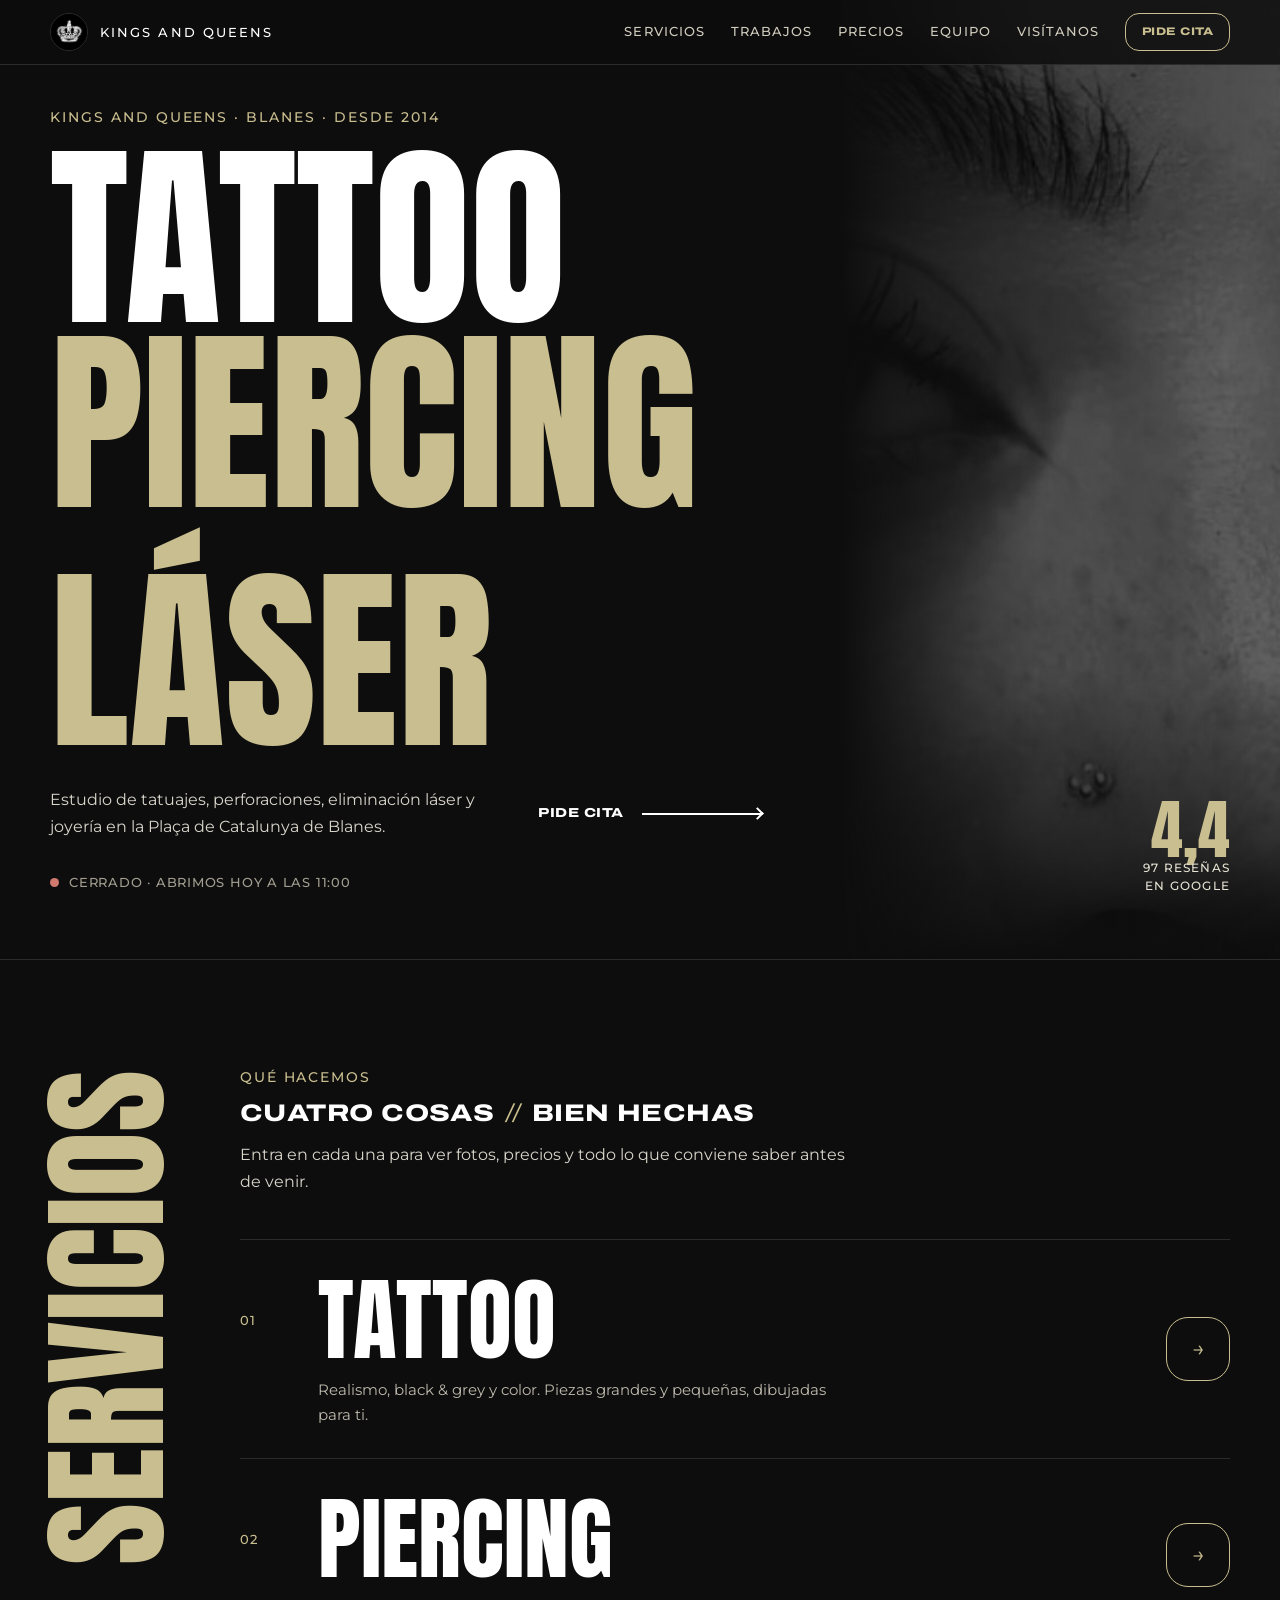
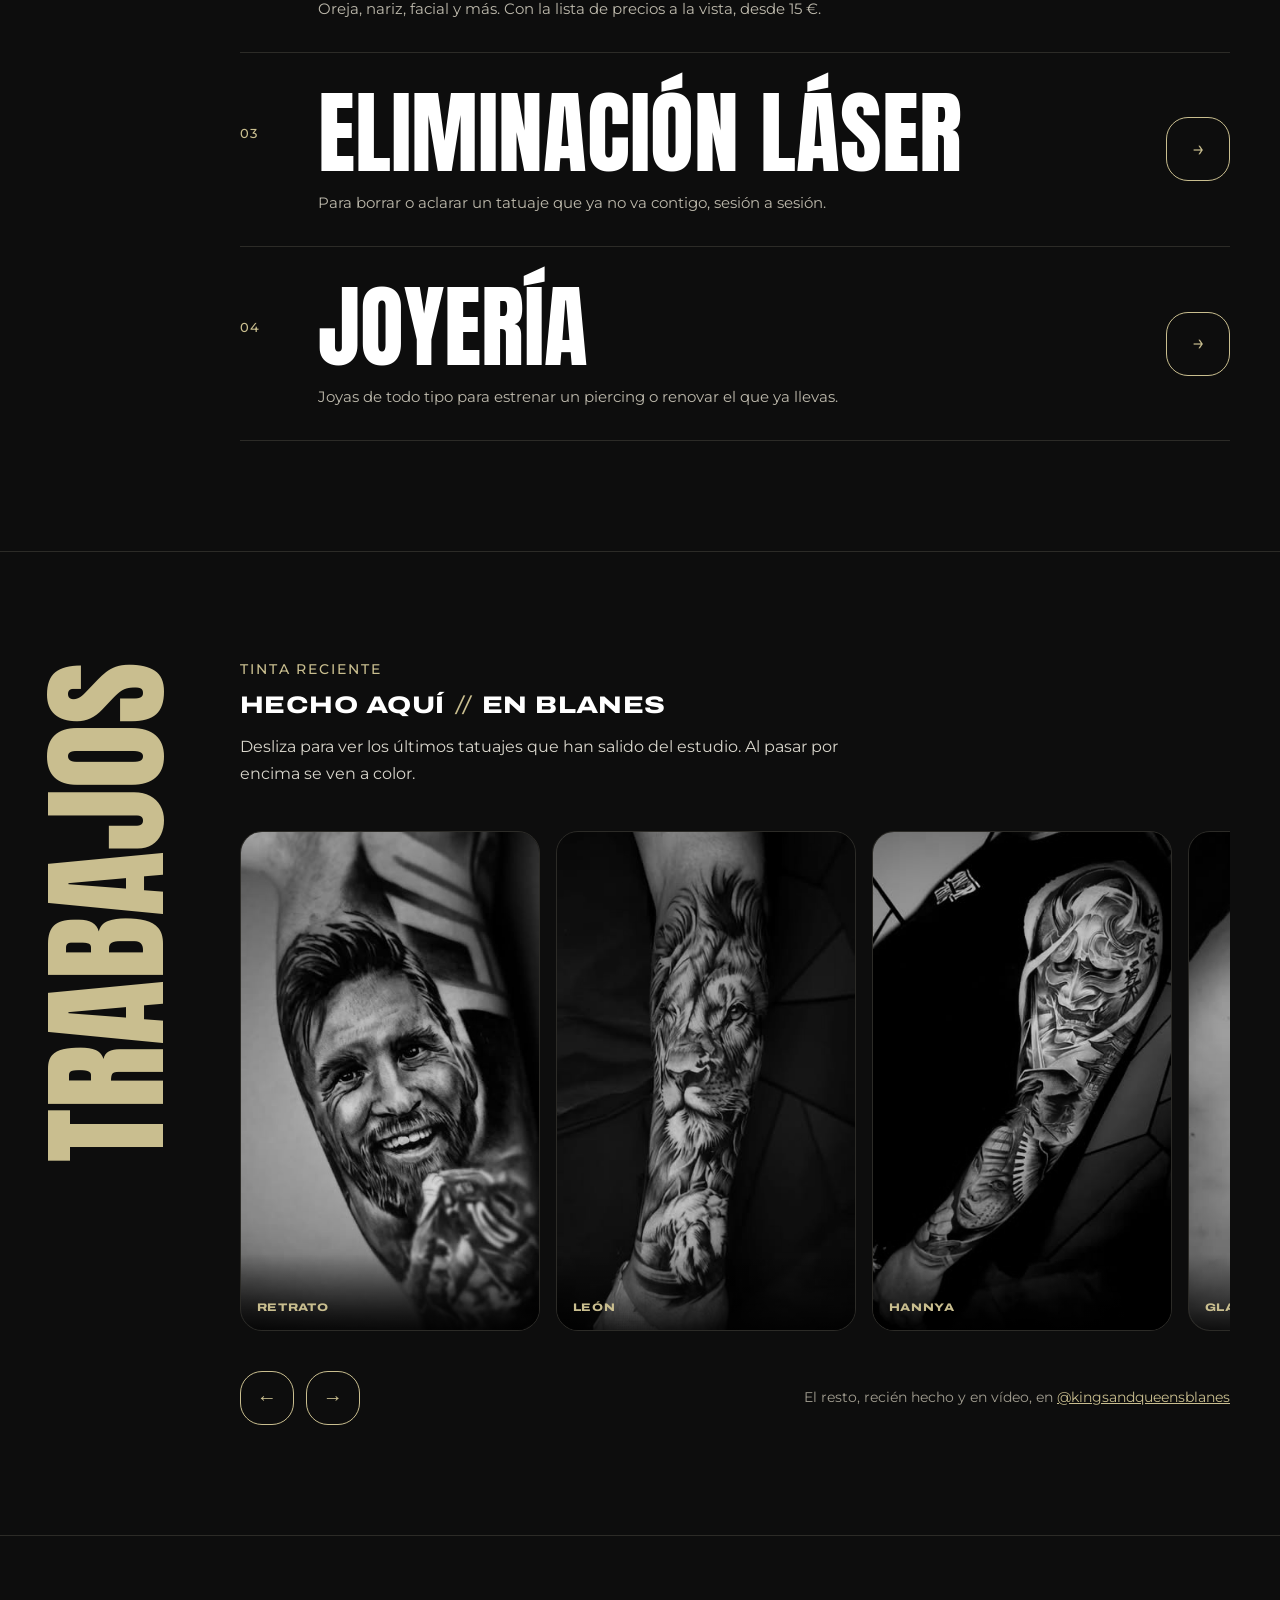
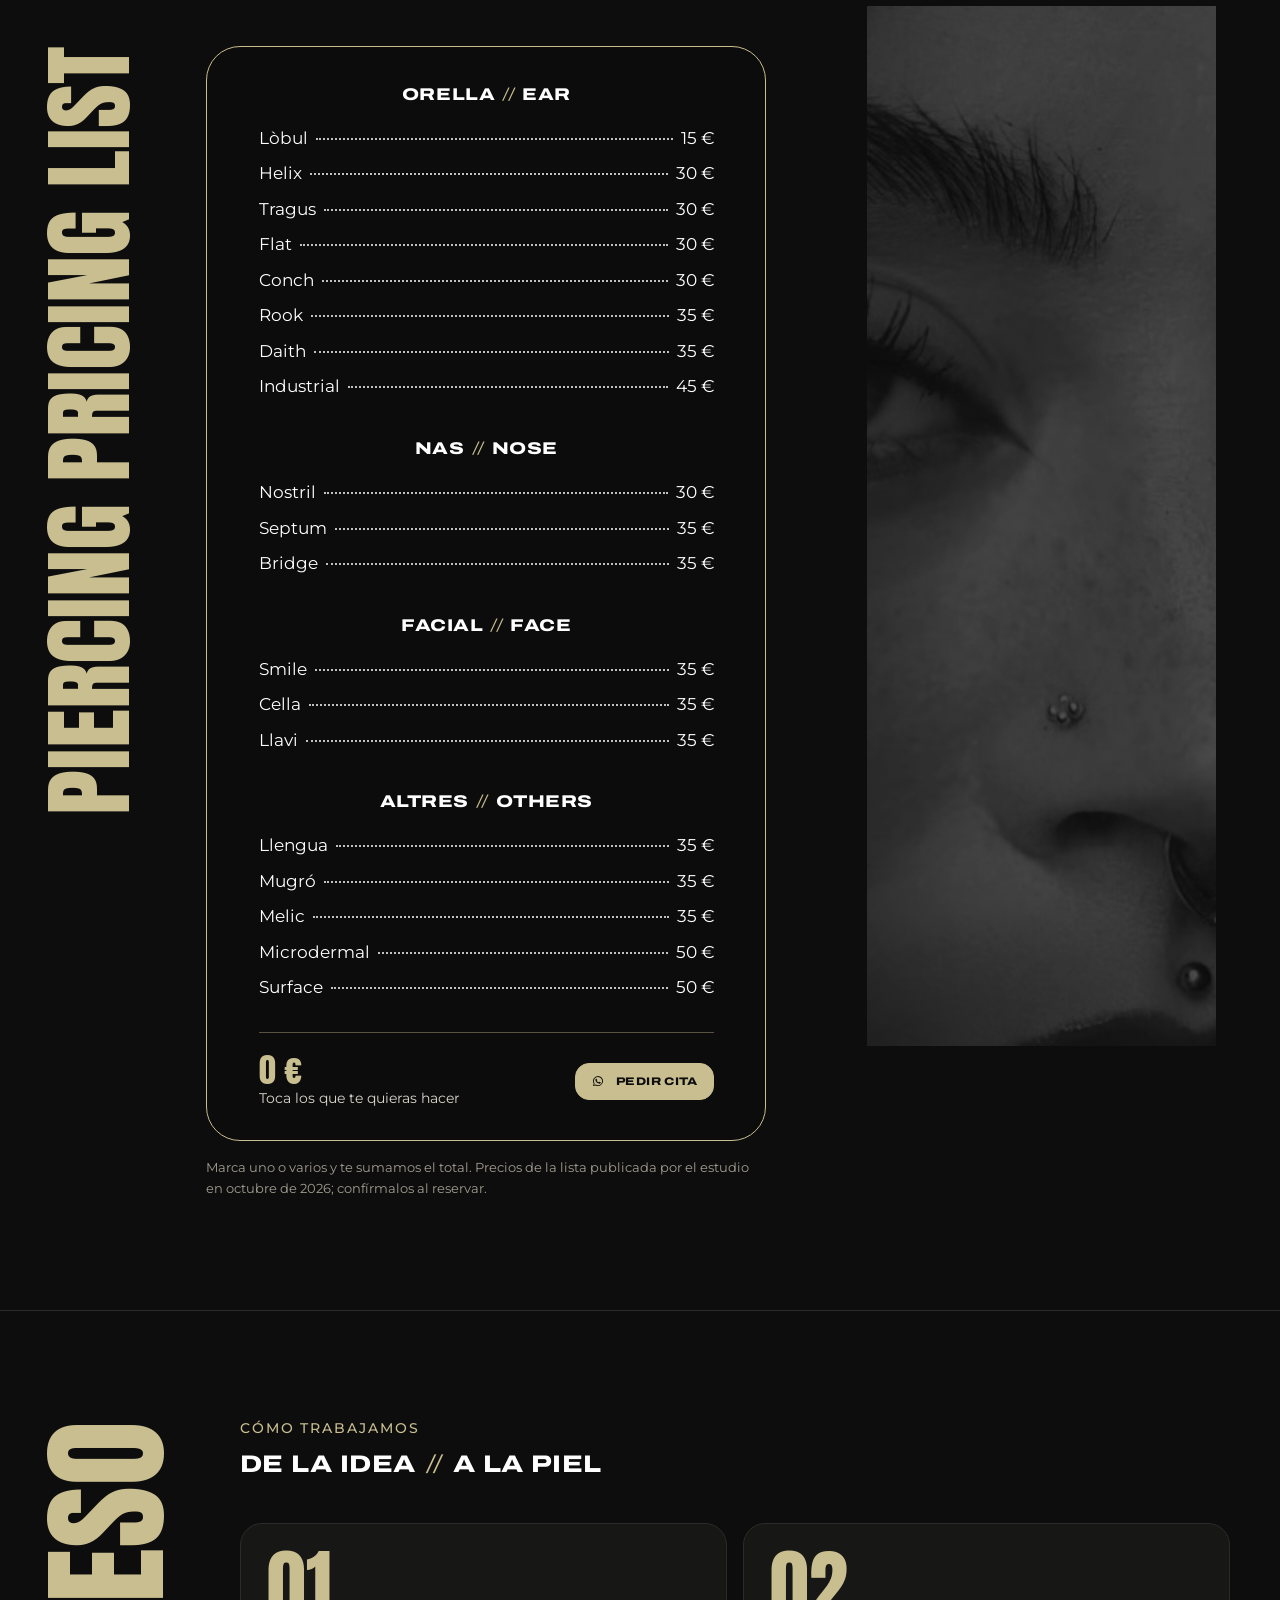
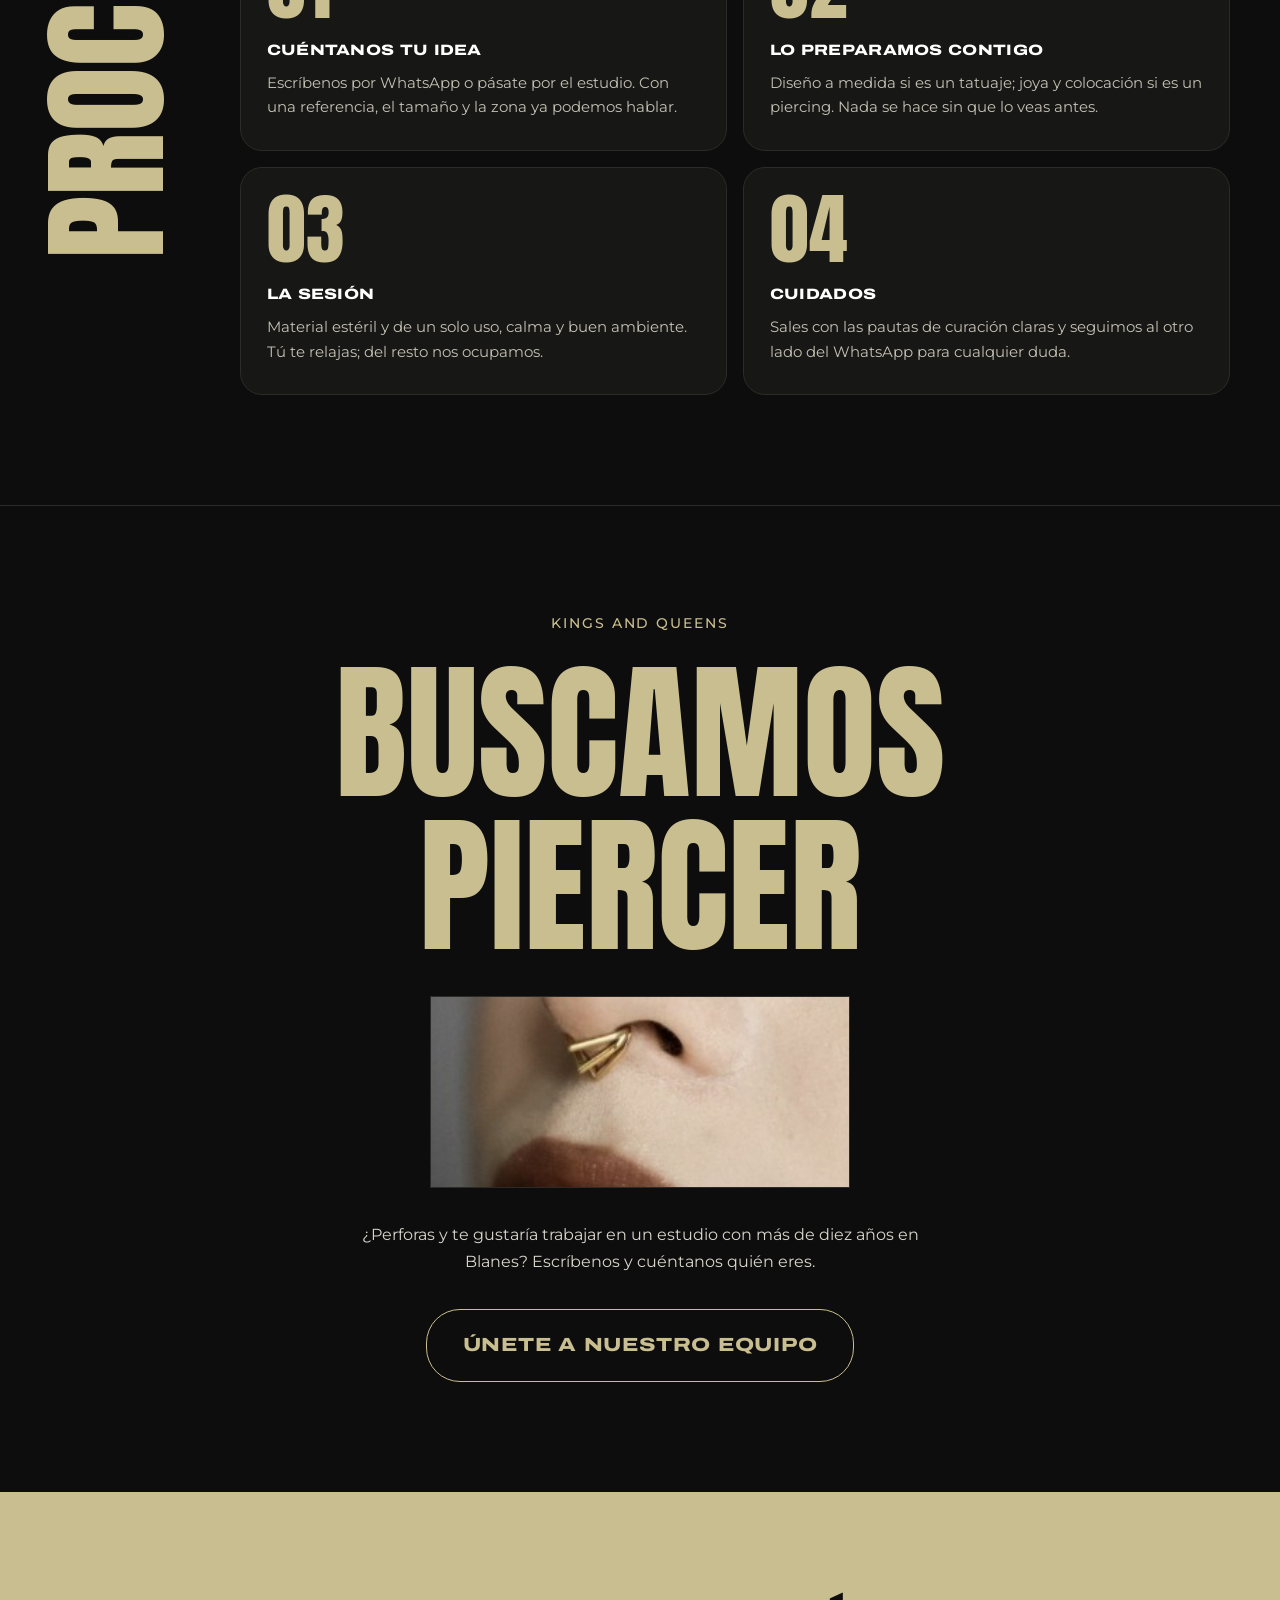
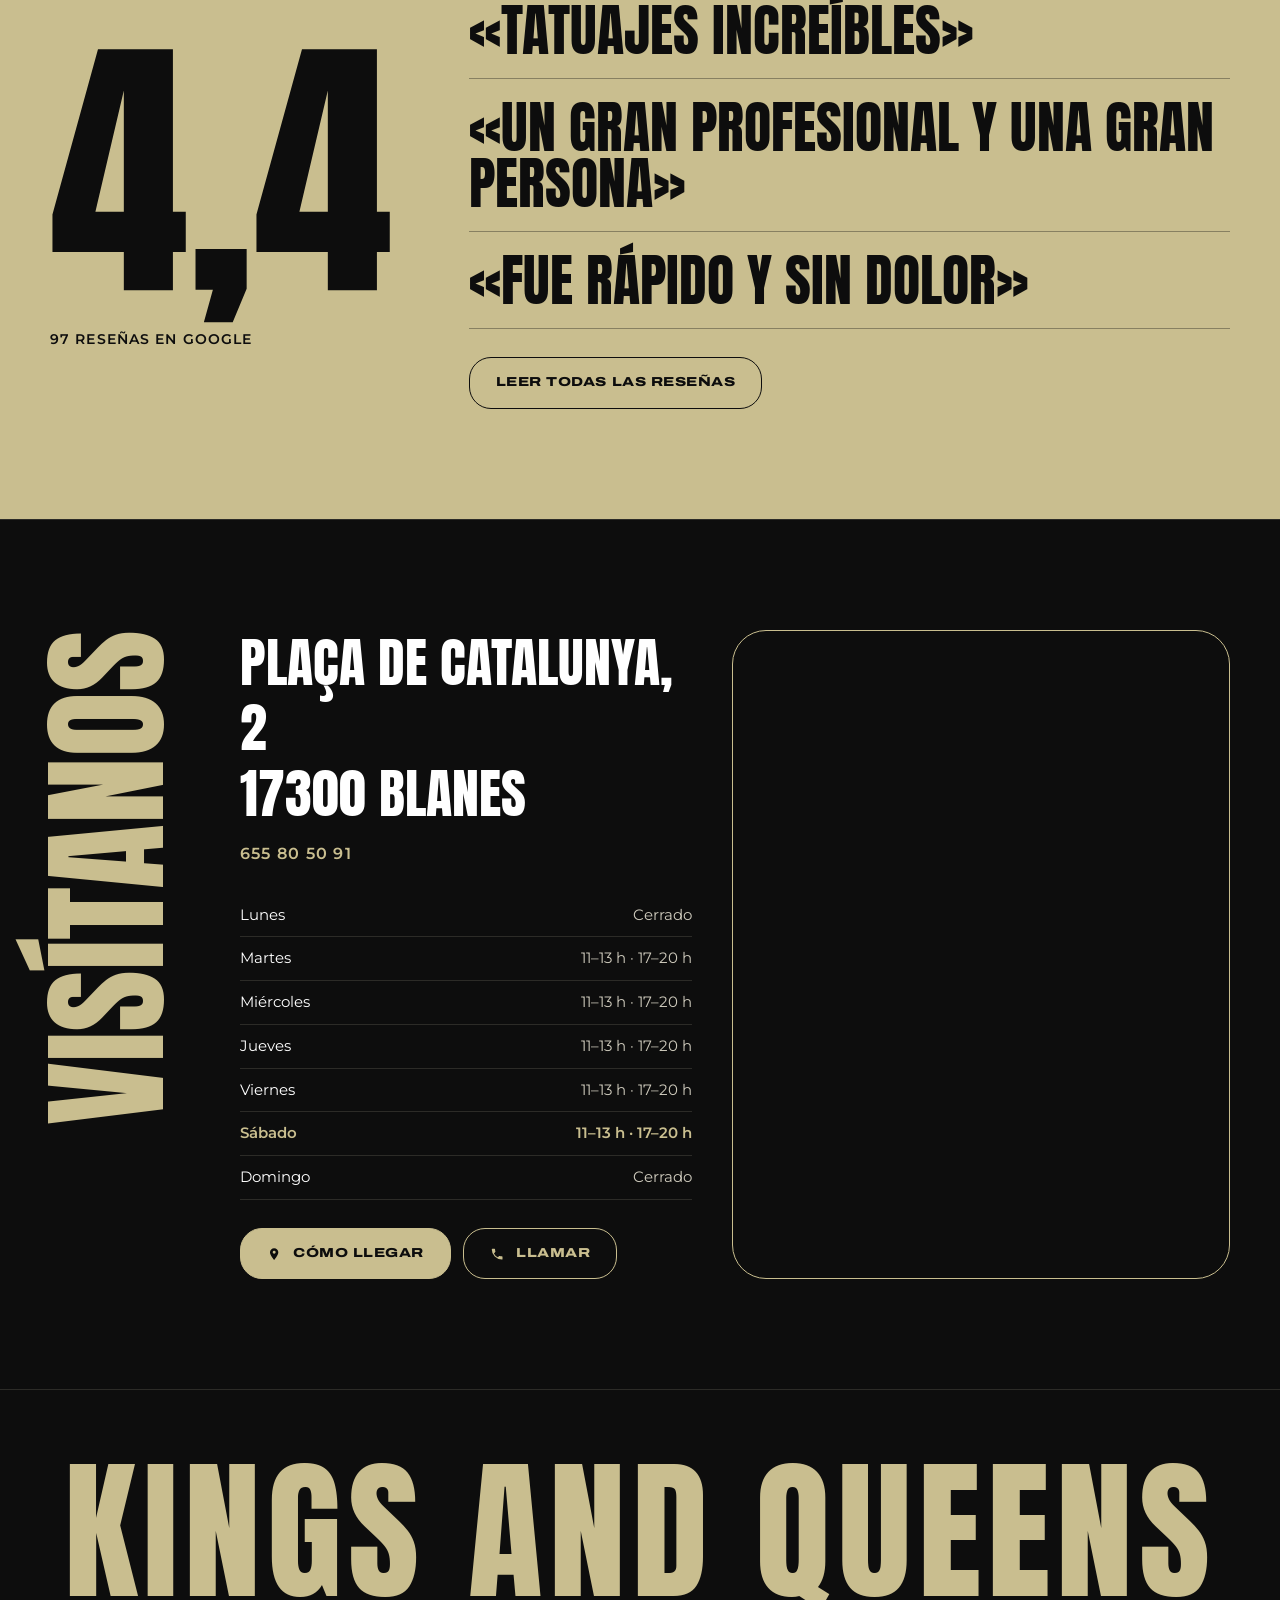
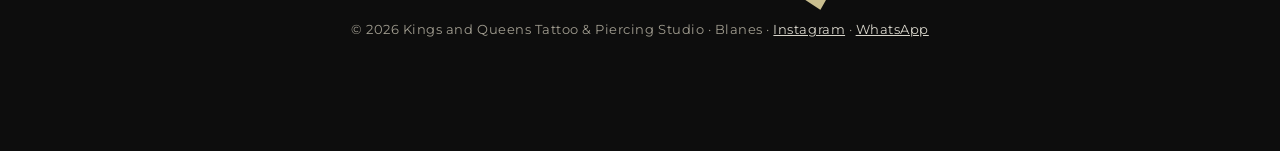
<file: index.html>
<!DOCTYPE html>
<html lang="es">
<head>
<meta charset="utf-8">
<meta name="viewport" content="width=device-width, initial-scale=1">
<title>Kings and Queens · Tattoo &amp; Piercing Studio en Blanes</title>
<meta name="description" content="Estudio de tatuajes, piercing, eliminación láser y joyería en Blanes desde 2014. Plaça de Catalunya, 2. Consulta la lista de precios de piercing y pide cita por WhatsApp.">
<meta property="og:title" content="Kings and Queens · Tattoo &amp; Piercing Studio">
<meta property="og:description" content="Tattoo · Piercing · Eliminación láser · Joyería. Plaça de Catalunya, 2, Blanes. Desde 2014.">
<meta property="og:image" content="img/ig-precios.jpg">
<meta name="theme-color" content="#0d0d0d">
<link rel="icon" href="img/corona.jpg">
<link rel="apple-touch-icon" href="img/corona.jpg">
<link rel="preconnect" href="https://fonts.googleapis.com">
<link rel="preconnect" href="https://fonts.gstatic.com" crossorigin>
<link href="https://fonts.googleapis.com/css2?family=Anton&family=Archivo:wdth,wght@125,800&family=Montserrat:wght@400;500;600&display=swap" rel="stylesheet">
<link rel="stylesheet" href="estilo.css">
</head>
<body>

<svg width="0" height="0" style="position:absolute" aria-hidden="true">
  <symbol id="i-wa" viewBox="0 0 24 24"><path fill="currentColor" d="M12 2a10 10 0 0 0-8.6 15.100L2 22l5-1.300A10 10 0 1 0 12 2Zm0 18.200c-1.500 0-3-.4-4.300-1.200l-.3-.2-3 .8.8-2.900-.2-.3A8.200 8.200 0 1 1 12 20.200Zm4.500-6.100c-.2-.1-1.500-.7-1.700-.8s-.4-.1-.6.100-.6.800-.8 1-.3.200-.5.100a6.700 6.700 0 0 1-3.400-2.900c-.3-.4.300-.4.700-1.400.1-.2 0-.3 0-.5l-.8-1.800c-.2-.5-.4-.4-.6-.4h-.5a1 1 0 0 0-.7.300 2.900 2.900 0 0 0-.9 2.200 5 5 0 0 0 1.100 2.700 11.500 11.500 0 0 0 4.400 3.900c1.600.7 2.300.8 3.100.6a2.600 2.600 0 0 0 1.700-1.200 2.100 2.100 0 0 0 .2-1.200c-.1-.1-.3-.2-.5-.3Z"/></symbol>
  <symbol id="i-pin" viewBox="0 0 24 24"><path fill="currentColor" d="M12 2a7 7 0 0 0-7 7c0 5 7 13 7 13s7-8 7-13a7 7 0 0 0-7-7Zm0 9.500A2.500 2.500 0 1 1 12 6.500a2.500 2.500 0 0 1 0 5Z"/></symbol>
  <symbol id="i-tel" viewBox="0 0 24 24"><path fill="currentColor" d="M6.600 10.800a15.100 15.100 0 0 0 6.600 6.600l2.200-2.200a1 1 0 0 1 1-.2 11.400 11.400 0 0 0 3.600.6 1 1 0 0 1 1 1V20a1 1 0 0 1-1 1A17 17 0 0 1 3 4a1 1 0 0 1 1-1h3.500a1 1 0 0 1 1 1 11.400 11.400 0 0 0 .6 3.600 1 1 0 0 1-.3 1Z"/></symbol>
  <symbol id="i-ig" viewBox="0 0 24 24"><g fill="none" stroke="currentColor" stroke-width="1.800"><rect x="3.500" y="3.500" width="17" height="17" rx="5"/><circle cx="12" cy="12" r="4"/></g><circle cx="17.200" cy="6.800" r="1.200" fill="currentColor"/></symbol>
</svg>

<header class="top">
  <div class="wrap">
    <a class="logo" href="#inicio" aria-label="Kings and Queens, inicio"><img src="img/corona.jpg" alt="" width="150" height="150"><span>Kings and Queens</span></a>
    <nav class="nav" aria-label="Secciones">
      <a href="#servicios">Servicios</a><a href="#trabajos">Trabajos</a><a href="#precios">Precios</a><a href="#equipo">Equipo</a><a href="#visita">Visítanos</a>
    </nav>
    <a class="btn btn--sm" href="cita.html">Pide cita</a>
  </div>
</header>

<main>
<!-- ================= HERO ================= -->
<section class="hero" id="inicio">
  <div class="cara"><img src="img/cara.jpg" alt="" width="240" height="715"></div>
  <div class="wrap">
    <p class="marca">Kings and Queens · Blanes · Desde 2014</p>
    <h1><span>Tattoo</span><span class="a">Piercing</span><span class="a">Láser</span></h1>
    <div class="pie">
      <p class="lead">Estudio de tatuajes, perforaciones, eliminación láser y joyería en la Plaça de Catalunya de Blanes.</p>
      <a class="flecha" href="cita.html">Pide cita <i></i></a>
    </div>
    <p class="estado" id="estado"><u></u><span>Plaça de Catalunya, 2</span></p>
    <a class="nota" href="#opiniones" aria-label="4,4 sobre 5 en Google, 97 reseñas"><strong>4,4</strong>97 reseñas<br>en Google</a>
  </div>
</section>

<!-- ================= SERVICIOS ================= -->
<section class="sec" id="servicios">
  <div class="wrap lat">
    <h2 class="vert">Servicios</h2>
    <div>
      <div class="intro rv">
        <p class="marca">Qué hacemos</p>
        <h3 class="wide">Cuatro cosas <span class="sl">//</span> bien hechas</h3>
        <p class="lead">Entra en cada una para ver fotos, precios y todo lo que conviene saber antes de venir.</p>
      </div>
      <div class="serv">
        <a class="rv" href="tattoo.html"><span class="n">01</span><h3>Tattoo</h3><p>Realismo, black &amp; grey y color. Piezas grandes y pequeñas, dibujadas para ti.</p><span class="ir" aria-hidden="true">→</span></a>
        <a class="rv" href="piercing.html"><span class="n">02</span><h3>Piercing</h3><p>Oreja, nariz, facial y más. Con la lista de precios a la vista, desde 15 €.</p><span class="ir" aria-hidden="true">→</span></a>
        <a class="rv" href="laser.html"><span class="n">03</span><h3>Eliminación láser</h3><p>Para borrar o aclarar un tatuaje que ya no va contigo, sesión a sesión.</p><span class="ir" aria-hidden="true">→</span></a>
        <a class="rv" href="joyeria.html"><span class="n">04</span><h3>Joyería</h3><p>Joyas de todo tipo para estrenar un piercing o renovar el que ya llevas.</p><span class="ir" aria-hidden="true">→</span></a>
      </div>
    </div>
  </div>
</section>

<!-- ================= TRABAJOS ================= -->
<section class="sec" id="trabajos">
  <div class="wrap lat">
    <h2 class="vert">Trabajos</h2>
    <div>
      <div class="intro rv">
        <p class="marca">Tinta reciente</p>
        <h3 class="wide">Hecho aquí <span class="sl">//</span> en Blanes</h3>
        <p class="lead">Desliza para ver los últimos tatuajes que han salido del estudio. Al pasar por encima se ven a color.</p>
      </div>
      <div class="tira rv" id="tira" tabindex="0" aria-label="Galería de tatuajes">
        <figure><img src="img/t01.jpg" alt="Retrato realista de un futbolista sonriendo en el brazo" loading="lazy" width="480" height="640"><figcaption>Retrato</figcaption></figure>
        <figure><img src="img/t10.jpg" alt="León realista en el antebrazo" loading="lazy" width="361" height="640"><figcaption>León</figcaption></figure>
        <figure><img src="img/t05.jpg" alt="Manga con máscara hannya a color" loading="lazy" width="361" height="640"><figcaption>Hannya</figcaption></figure>
        <figure><img src="img/t11.jpg" alt="Gladiador con casco y coliseo en el hombro" loading="lazy" width="361" height="640"><figcaption>Gladiador</figcaption></figure>
        <figure><img src="img/t09.jpg" alt="Ojo de tigre y mirada de mujer en el antebrazo" loading="lazy" width="493" height="640"><figcaption>Tigre y mirada</figcaption></figure>
        <figure><img src="img/t07.jpg" alt="Águila en black and grey en el antebrazo" loading="lazy" width="361" height="640"><figcaption>Águila</figcaption></figure>
        <figure><img src="img/t02.jpg" alt="Rostro de Cristo y cruz en el antebrazo" loading="lazy" width="361" height="640"><figcaption>Cristo y cruz</figcaption></figure>
        <figure><img src="img/t06.jpg" alt="Ojo, reloj y rosa en el antebrazo" loading="lazy" width="361" height="640"><figcaption>Ojo y reloj</figcaption></figure>
        <figure><img src="img/t08.jpg" alt="Rostro de mujer en black and grey" loading="lazy" width="361" height="640"><figcaption>Rostro</figcaption></figure>
        <figure><img src="img/t03.jpg" alt="Astronauta y criatura espacial en el antebrazo" loading="lazy" width="361" height="640"><figcaption>Espacio</figcaption></figure>
      </div>
      <div class="mando rv">
        <button type="button" data-dir="-1" aria-label="Fotos anteriores">←</button>
        <button type="button" data-dir="1" aria-label="Fotos siguientes">→</button>
        <p>El resto, recién hecho y en vídeo, en <a href="https://www.instagram.com/kingsandqueensblanes" target="_blank" rel="noopener">@kingsandqueensblanes</a></p>
      </div>
    </div>
  </div>
</section>

<!-- ================= PRECIOS ================= -->
<section class="sec precios" id="precios">
  <div class="wrap lat">
    <h2 class="vert peq">Piercing pricing list</h2>
    <div>
      <div class="cartel rv" id="cartel">
        <h3>Orella <span class="sl">//</span> Ear</h3>
        <ul>
          <li><button type="button" aria-pressed="false" data-p="15">Lòbul<b>15 €</b></button></li>
          <li><button type="button" aria-pressed="false" data-p="30">Helix<b>30 €</b></button></li>
          <li><button type="button" aria-pressed="false" data-p="30">Tragus<b>30 €</b></button></li>
          <li><button type="button" aria-pressed="false" data-p="30">Flat<b>30 €</b></button></li>
          <li><button type="button" aria-pressed="false" data-p="30">Conch<b>30 €</b></button></li>
          <li><button type="button" aria-pressed="false" data-p="35">Rook<b>35 €</b></button></li>
          <li><button type="button" aria-pressed="false" data-p="35">Daith<b>35 €</b></button></li>
          <li><button type="button" aria-pressed="false" data-p="45">Industrial<b>45 €</b></button></li>
        </ul>
        <h3>Nas <span class="sl">//</span> Nose</h3>
        <ul>
          <li><button type="button" aria-pressed="false" data-p="30">Nostril<b>30 €</b></button></li>
          <li><button type="button" aria-pressed="false" data-p="35">Septum<b>35 €</b></button></li>
          <li><button type="button" aria-pressed="false" data-p="35">Bridge<b>35 €</b></button></li>
        </ul>
        <h3>Facial <span class="sl">//</span> Face</h3>
        <ul>
          <li><button type="button" aria-pressed="false" data-p="35">Smile<b>35 €</b></button></li>
          <li><button type="button" aria-pressed="false" data-p="35">Cella<b>35 €</b></button></li>
          <li><button type="button" aria-pressed="false" data-p="35">Llavi<b>35 €</b></button></li>
        </ul>
        <h3>Altres <span class="sl">//</span> Others</h3>
        <ul>
          <li><button type="button" aria-pressed="false" data-p="35">Llengua<b>35 €</b></button></li>
          <li><button type="button" aria-pressed="false" data-p="35">Mugró<b>35 €</b></button></li>
          <li><button type="button" aria-pressed="false" data-p="35">Melic<b>35 €</b></button></li>
          <li><button type="button" aria-pressed="false" data-p="50">Microdermal<b>50 €</b></button></li>
          <li><button type="button" aria-pressed="false" data-p="50">Surface<b>50 €</b></button></li>
        </ul>
        <div class="cuenta">
          <p aria-live="polite"><strong id="total">0 €</strong><span id="cuantos">Toca los que te quieras hacer</span></p>
          <a class="btn btn--full btn--sm" id="pedir" href="https://wa.me/34655805091?text=Hola%20Kings%20and%20Queens%2C%20quiero%20pedir%20cita%20para%20un%20piercing." target="_blank" rel="noopener"><svg><use href="#i-wa"/></svg>Pedir cita</a>
        </div>
      </div>
      <p class="aviso">Marca uno o varios y te sumamos el total. Precios de la lista publicada por el estudio en octubre de 2026; confírmalos al reservar.</p>
    </div>
  </div>
</section>

<!-- ================= PROCESO ================= -->
<section class="sec" id="proceso">
  <div class="wrap lat">
    <h2 class="vert">Proceso</h2>
    <div>
      <div class="intro rv">
        <p class="marca">Cómo trabajamos</p>
        <h3 class="wide">De la idea <span class="sl">//</span> a la piel</h3>
      </div>
      <div class="pasos">
        <div class="paso rv"><h3 class="wide">Cuéntanos tu idea</h3><p>Escríbenos por WhatsApp o pásate por el estudio. Con una referencia, el tamaño y la zona ya podemos hablar.</p></div>
        <div class="paso rv" style="--rd:.08s"><h3 class="wide">Lo preparamos contigo</h3><p>Diseño a medida si es un tatuaje; joya y colocación si es un piercing. Nada se hace sin que lo veas antes.</p></div>
        <div class="paso rv"><h3 class="wide">La sesión</h3><p>Material estéril y de un solo uso, calma y buen ambiente. Tú te relajas; del resto nos ocupamos.</p></div>
        <div class="paso rv" style="--rd:.08s"><h3 class="wide">Cuidados</h3><p>Sales con las pautas de curación claras y seguimos al otro lado del WhatsApp para cualquier duda.</p></div>
      </div>
    </div>
  </div>
</section>

<!-- ================= EQUIPO ================= -->
<section class="sec equipo" id="equipo">
  <div class="wrap">
    <p class="marca rv">Kings and Queens</p>
    <h2 class="rv">Buscamos piercer</h2>
    <figure class="rv"><img src="img/nariz.jpg" alt="Primer plano de un aro dorado en la nariz" loading="lazy" width="297" height="190"></figure>
    <p class="lead rv">¿Perforas y te gustaría trabajar en un estudio con más de diez años en Blanes? Escríbenos y cuéntanos quién eres.</p>
    <a class="btn rv" href="https://wa.me/34655805091?text=Hola%20Kings%20and%20Queens%2C%20he%20visto%20que%20busc%C3%A1is%20piercer%20y%20me%20gustar%C3%ADa%20unirme%20al%20equipo." target="_blank" rel="noopener">Únete a nuestro equipo</a>
  </div>
</section>

<!-- ================= OPINIONES ================= -->
<section class="sec arena" id="opiniones">
  <div class="wrap voces">
    <div class="rv">
      <p class="num" aria-label="4,4 sobre 5">4,4</p>
      <p>97 reseñas en Google</p>
    </div>
    <div class="rv" style="--rd:.12s">
      <blockquote>«Tatuajes increíbles»</blockquote>
      <blockquote>«Un gran profesional y una gran persona»</blockquote>
      <blockquote>«Fue rápido y sin dolor»</blockquote>
      <a class="btn" href="https://www.google.com/maps/place/Kings+And+Queens+Tattoo+%26+Piercing+Studio/@41.672627,2.7900441,17z/data=!4m6!3m5!1s0x12bb163b7a36d513:0x8e5a60330b178a2e!8m2!3d41.672627!4d2.7900441!16s%2Fg%2F11cmfw9wwy" target="_blank" rel="noopener">Leer todas las reseñas</a>
    </div>
  </div>
</section>

<!-- ================= VISITA ================= -->
<section class="sec" id="visita">
  <div class="wrap lat">
    <h2 class="vert">Visítanos</h2>
    <div class="visita">
      <div class="rv">
        <p class="dir">Plaça de Catalunya, 2<br>17300 Blanes</p>
        <a class="tel" href="tel:+34655805091">655 80 50 91</a>
        <table class="horas" id="horario">
          <caption class="sr">Horario</caption>
          <tr data-d="1"><td>Lunes</td><td>Cerrado</td></tr>
          <tr data-d="2"><td>Martes</td><td>11–13 h · 17–20 h</td></tr>
          <tr data-d="3"><td>Miércoles</td><td>11–13 h · 17–20 h</td></tr>
          <tr data-d="4"><td>Jueves</td><td>11–13 h · 17–20 h</td></tr>
          <tr data-d="5"><td>Viernes</td><td>11–13 h · 17–20 h</td></tr>
          <tr data-d="6"><td>Sábado</td><td>11–13 h · 17–20 h</td></tr>
          <tr data-d="0"><td>Domingo</td><td>Cerrado</td></tr>
        </table>
        <div class="btns">
          <a class="btn btn--full" href="https://www.google.com/maps/dir/?api=1&destination=Kings+And+Queens+Tattoo+%26+Piercing+Studio%2C+Pla%C3%A7a+de+Catalunya+2%2C+Blanes" target="_blank" rel="noopener"><svg><use href="#i-pin"/></svg>Cómo llegar</a>
          <a class="btn" href="tel:+34655805091"><svg><use href="#i-tel"/></svg>Llamar</a>
        </div>
      </div>
      <div class="mapa rv" style="--rd:.1s">
        <iframe title="Mapa: Kings and Queens, Plaça de Catalunya 2, Blanes" loading="lazy" referrerpolicy="no-referrer-when-downgrade" src="https://www.google.com/maps?q=Kings+And+Queens+Tattoo+%26+Piercing+Studio,+Pla%C3%A7a+de+Catalunya+2,+Blanes&z=17&output=embed"></iframe>
      </div>
    </div>
  </div>
</section>
</main>

<footer class="fin">
  <div class="wrap">
    <p class="gran" aria-hidden="true">Kings and Queens</p>
    <p>© 2026 Kings and Queens Tattoo &amp; Piercing Studio · Blanes · <a href="https://www.instagram.com/kingsandqueensblanes" target="_blank" rel="noopener">Instagram</a> · <a href="https://wa.me/34655805091" target="_blank" rel="noopener">WhatsApp</a></p>
  </div>
</footer>

<nav class="dock" aria-label="Accesos rápidos">
  <a href="cita.html"><svg><use href="#i-wa"/></svg>Pide cita</a>
  <a href="tel:+34655805091"><svg><use href="#i-tel"/></svg>Llamar</a>
  <a href="#visita"><svg><use href="#i-pin"/></svg>Mapa</a>
</nav>

<script src="main.js"></script>
</body>
</html>
</file>
<file: estilo.css>
/* Kings and Queens · Tattoo & Piercing Studio · Blanes */
:root{
  --n:#0d0d0d; --c:#171716; --l:#2c2b27; --a:#c9be8f; --a2:#ddd4ab; --b:#fff; --g:#a19d90;
  --r:22px;
  --disp:'Anton',Impact,'Arial Narrow',sans-serif;
  --wide:'Archivo','Arial Black',sans-serif;
  --txt:'Montserrat',system-ui,sans-serif;
}
*,*::before,*::after{box-sizing:border-box}
html{scroll-behavior:smooth;scroll-padding-top:72px;-webkit-text-size-adjust:100%}
body{margin:0;background:var(--n);color:var(--b);font:400 16px/1.65 var(--txt);overflow-x:hidden}
img{max-width:100%;display:block}
a{color:inherit}
h1,h2,h3,p,ul,figure,blockquote{margin:0}
ul{padding:0;list-style:none}
svg{width:1.1em;height:1.1em;flex:none}
:focus-visible{outline:2px solid var(--a);outline-offset:3px}
.sr{position:absolute;width:1px;height:1px;overflow:hidden;clip-path:inset(50%)}
.wrap{width:min(1180px,100% - 44px);margin-inline:auto}

/* tipografía */
.wide{font-family:var(--wide);font-stretch:125%;font-weight:800;text-transform:uppercase;letter-spacing:.02em}
.marca{font:500 14px/1 var(--txt);letter-spacing:.14em;text-transform:uppercase;color:var(--a)}
.lead{color:#d9d6cc;max-width:56ch}
.lead+.lead{margin-top:14px}
.sl{color:var(--a);font-weight:400;font-style:italic;margin:0 .15em}

/* botones: caja redondeada de línea fina, como el cartel */
.btn{display:inline-flex;align-items:center;justify-content:center;gap:12px;padding:17px 26px;border:1px solid var(--a);border-radius:var(--r);
  font-family:var(--wide);font-stretch:125%;font-weight:800;font-size:13px;line-height:1.2;letter-spacing:.04em;text-transform:uppercase;text-decoration:none;
  color:var(--a);background:transparent;cursor:pointer;transition:background .25s,color .25s,transform .25s}
.btn:hover{background:var(--a);color:var(--n)}
.btn:active{transform:scale(.98)}
.btn--full{background:var(--a);color:var(--n)}
.btn--full:hover{background:var(--b);border-color:var(--b)}
.btn--sm{padding:11px 16px;font-size:11px;border-radius:14px}
.btns{display:flex;flex-wrap:wrap;gap:12px}

/* flecha larga */
.flecha{display:inline-flex;align-items:center;gap:18px;text-decoration:none;font-family:var(--wide);font-stretch:125%;font-weight:800;font-size:13px;letter-spacing:.04em;text-transform:uppercase;color:var(--b)}
.flecha i{position:relative;display:block;width:120px;height:2px;background:currentColor;transition:width .35s}
.flecha i::after{content:"";position:absolute;right:0;top:-4px;width:9px;height:9px;border-top:2px solid;border-right:2px solid;transform:rotate(45deg)}
.flecha:hover i{width:170px}

/* cabecera */
.top{position:fixed;inset:0 0 auto;z-index:50;background:rgba(13,13,13,.86);backdrop-filter:blur(10px);border-bottom:1px solid var(--l)}
.top .wrap{display:flex;align-items:center;gap:26px;height:64px}
.logo{display:flex;align-items:center;gap:12px;text-decoration:none;font:500 13px/1 var(--txt);letter-spacing:.16em;text-transform:uppercase;white-space:nowrap}
.logo img{width:38px;height:38px;border-radius:50%;border:1px solid var(--l)}
.nav{display:flex;gap:26px;margin-left:auto}
.nav a{font:500 13px/1 var(--txt);letter-spacing:.08em;text-transform:uppercase;text-decoration:none;color:#cfcbbd;padding:8px 0;border-bottom:1px solid transparent;transition:color .2s,border-color .2s}
.nav a:hover{color:var(--a);border-color:var(--a)}

/* hero */
.hero{position:relative;min-height:100svh;display:flex;align-items:flex-end;padding:110px 0 64px;overflow:hidden;isolation:isolate}
.cara{position:absolute;inset:0 0 0 auto;width:min(38vw,440px);z-index:-1}
.cara img{width:100%;height:100%;object-fit:cover;object-position:50% 30%;filter:grayscale(1) contrast(1.05)}
.cara::after{content:"";position:absolute;inset:0;background:linear-gradient(90deg,var(--n) 0,rgba(13,13,13,.35) 45%,rgba(13,13,13,.1) 100%),linear-gradient(0deg,var(--n) 0,transparent 30%)}
.hero .wrap{position:relative}
.hero h1{font:400 clamp(84px,min(15.5vw,25svh),236px)/.93 var(--disp);text-transform:uppercase;margin:22px 0 34px}
.hero h1 span{display:block;width:max-content}
.hero h1 span+span+span{margin-top:.27em}
.hero h1 .a{color:var(--a)}
.hero .pie{display:flex;flex-wrap:wrap;align-items:center;gap:28px 48px}
.hero .lead{max-width:40ch}
.estado{display:inline-flex;align-items:center;gap:10px;margin-top:34px;font:500 13px/1.3 var(--txt);letter-spacing:.06em;text-transform:uppercase;color:var(--g)}
.estado u{width:9px;height:9px;border-radius:50%;background:var(--g);flex:none}
.estado.abierto u{background:#7fd08a;box-shadow:0 0 0 5px rgba(127,208,138,.16)}
.estado.cerrado u{background:#d0796f}
.nota{position:absolute;right:0;bottom:0;text-align:right;text-decoration:none;font:500 12px/1.5 var(--txt);letter-spacing:.1em;text-transform:uppercase;color:#e6e2d4}
.nota strong{display:block;font:400 64px/.9 var(--disp);color:var(--a);letter-spacing:0}

/* hero de subpágina */
.hero.sub{min-height:0;padding:130px 0 70px;align-items:flex-start}
.hero.sub h1{font-size:clamp(78px,15vw,210px);line-height:1;margin:.3em 0 26px;color:var(--a)}
.volver{display:inline-block;margin-bottom:26px;font:500 13px/1 var(--txt);letter-spacing:.08em;text-transform:uppercase;text-decoration:none;color:#cfcbbd}
.volver:hover{color:var(--a)}
.hero.sub .btns{margin-top:30px}

/* secciones con título vertical */
.sec{padding:110px 0;position:relative;border-top:1px solid var(--l)}
.lat{display:grid;grid-template-columns:auto minmax(0,1fr);gap:clamp(34px,6vw,90px);align-items:start}
.vert{font:400 clamp(84px,10.5vw,150px)/.84 var(--disp);text-transform:uppercase;color:var(--a);white-space:nowrap;writing-mode:vertical-rl;transform:rotate(180deg);text-align:right}
.vert.peq{font-size:clamp(70px,7.4vw,104px)}
.intro{margin-bottom:44px}
.intro h3{font-size:clamp(17px,2.1vw,24px);line-height:1.25;margin:14px 0 14px}
.arena{background:var(--a);color:var(--n);border-top:0}
.arena .vert,.arena .marca{color:var(--n)}
.arena .lead{color:#2a2820}
.arena .btn{border-color:var(--n);color:var(--n)}
.arena .btn:hover,.arena .btn--full{background:var(--n);color:var(--a)}
.arena .btn--full:hover{background:#000;color:var(--b);border-color:#000}

/* aparecer */
.rv{opacity:0;transform:translateY(26px);transition:opacity .7s var(--rd,0s),transform .7s cubic-bezier(.2,.7,.2,1) var(--rd,0s)}
.rv.in{opacity:1;transform:none}

/* servicios: filas grandes */
.serv{border-top:1px solid var(--l)}
.serv a{display:grid;grid-template-columns:54px minmax(0,1fr) auto;align-items:center;gap:8px 24px;padding:30px 0;border-bottom:1px solid var(--l);text-decoration:none;position:relative;transition:padding .35s,background .35s}
.serv .n{font:500 13px/1 var(--txt);letter-spacing:.1em;color:var(--a)}
.serv h3{font:400 clamp(46px,7vw,96px)/1.12 var(--disp);text-transform:uppercase;transition:color .3s}
.serv p{grid-column:2;color:#bdb9ac;max-width:52ch;font-size:15px}
.serv .ir{grid-row:1/3;grid-column:3;width:64px;height:64px;border:1px solid var(--a);border-radius:var(--r);display:grid;place-items:center;color:var(--a);font-size:22px;transition:background .3s,color .3s,transform .3s}
.serv a:hover{padding-left:16px}
.serv a:hover h3{color:var(--a)}
.serv a:hover .ir{background:var(--a);color:var(--n);transform:rotate(-45deg)}

/* trabajos: tira deslizable */
.tira{display:flex;gap:16px;overflow-x:auto;scroll-snap-type:x mandatory;padding-bottom:18px;scrollbar-width:thin;scrollbar-color:var(--a) var(--l)}
.tira figure{flex:0 0 clamp(220px,26vw,300px);scroll-snap-align:start;position:relative;border-radius:var(--r);overflow:hidden;border:1px solid var(--l);aspect-ratio:9/15;background:var(--c)}
.tira img{width:100%;height:100%;object-fit:cover;filter:grayscale(1);transition:filter .5s,transform .8s}
.tira figure:hover img{filter:none;transform:scale(1.04)}
.tira figcaption{position:absolute;inset:auto 0 0;padding:44px 16px 14px;background:linear-gradient(0deg,rgba(0,0,0,.85),transparent);font-family:var(--wide);font-stretch:125%;font-weight:800;font-size:11px;letter-spacing:.06em;text-transform:uppercase;color:var(--a)}
.mando{display:flex;align-items:center;gap:12px;margin-top:22px;flex-wrap:wrap}
.mando button{width:54px;height:54px;border-radius:var(--r);border:1px solid var(--a);background:none;color:var(--a);font-size:20px;cursor:pointer;transition:background .25s,color .25s}
.mando button:hover{background:var(--a);color:var(--n)}
.mando p{margin-left:auto;color:var(--g);font-size:14px}
.mando p a{color:var(--a)}

/* lista de precios: el cartel */
.precios{background:var(--n) url(img/cara.jpg) right 5vw top 70px/auto 1040px no-repeat}
.precios::before{content:"";position:absolute;inset:0;background:linear-gradient(90deg,var(--n) 45%,rgba(13,13,13,.5) 75%,rgba(13,13,13,.35)),linear-gradient(0deg,var(--n) 0,transparent 30%)}
.precios .wrap{position:relative}
.cartel{border:1px solid var(--a);border-radius:34px;padding:34px clamp(20px,4vw,52px) 30px;background:rgba(13,13,13,.5);backdrop-filter:blur(3px);max-width:560px}
.cartel h3{font-family:var(--wide);font-stretch:125%;font-weight:800;font-size:17px;letter-spacing:.03em;text-transform:uppercase;text-align:center;margin:30px 0 12px}
.cartel h3:first-child{margin-top:0}
.cartel li button{display:flex;align-items:baseline;gap:8px;width:100%;padding:5px 8px;margin:0 -8px;width:calc(100% + 16px);border:0;border-radius:8px;background:none;color:var(--b);font:400 17px/1.5 var(--txt);cursor:pointer;text-align:left;transition:background .2s,color .2s}
.cartel li button::before{content:"";order:1;flex:1;border-bottom:2px dotted currentColor;opacity:.75;transform:translateY(-4px)}
.cartel li b{order:2;font-weight:400;white-space:nowrap}
.cartel li button:hover{color:var(--a)}
.cartel li button[aria-pressed=true]{background:var(--a);color:var(--n);font-weight:600}
.cartel li button[aria-pressed=true] b{font-weight:600}
.cuenta{margin-top:26px;padding-top:20px;border-top:1px solid rgba(201,190,143,.4);display:flex;flex-wrap:wrap;align-items:center;justify-content:space-between;gap:14px}
.cuenta p{font-size:14px;color:#d9d6cc}
.cuenta strong{display:block;font:400 34px/1 var(--disp);color:var(--a);letter-spacing:.01em}
.cartel+.aviso{margin-top:16px;font-size:13px;color:var(--g);max-width:560px}

/* proceso */
.pasos{display:grid;grid-template-columns:repeat(2,minmax(0,1fr));gap:16px;counter-reset:p}
.paso{border:1px solid var(--l);border-radius:var(--r);padding:26px 26px 30px;counter-increment:p;background:var(--c)}
.paso::before{content:"0" counter(p);display:block;font:400 78px/.9 var(--disp);color:var(--a);margin-bottom:18px}
.paso h3{font-size:15px;margin-bottom:8px}
.paso p{color:#c4c0b3;font-size:15px}

/* equipo: cartel "buscamos piercer" */
.equipo{text-align:center}
.equipo .wrap{max-width:720px}
.equipo h2{font:400 clamp(72px,13vw,150px)/1.02 var(--disp);text-transform:uppercase;color:var(--a);margin:26px 0 34px}
.equipo figure{width:min(100%,420px);margin:0 auto 34px;border:1px solid var(--l)}
.equipo figure img{width:100%;aspect-ratio:3/2;object-fit:cover}
.equipo .lead{margin:0 auto 34px}
.equipo .btn{font-size:clamp(13px,2.4vw,19px);padding:24px 36px;border-radius:34px}

/* cita */
.form{display:grid;gap:24px}
.form fieldset{border:0;padding:0;margin:0;min-width:0}
.form legend{padding:0;margin-bottom:12px;font-family:var(--wide);font-stretch:125%;font-weight:800;font-size:12px;letter-spacing:.06em;text-transform:uppercase;color:var(--a)}
.chips{display:flex;flex-wrap:wrap;gap:8px}
.chips input{position:absolute;opacity:0}
.chips span{display:block;padding:11px 16px;border:1px solid var(--l);border-radius:14px;font-size:14px;font-weight:500;cursor:pointer;transition:border-color .2s,background .2s,color .2s}
.chips label:hover span{border-color:var(--a)}
.chips input:checked+span{background:var(--a);border-color:var(--a);color:var(--n);font-weight:600}
.chips input:focus-visible+span{outline:2px solid var(--a);outline-offset:3px}
.form textarea{width:100%;min-height:120px;padding:16px 18px;background:var(--c);border:1px solid var(--l);border-radius:var(--r);color:var(--b);font:400 16px/1.5 var(--txt);resize:vertical}
.form textarea:focus{outline:0;border-color:var(--a)}
.form .btn{justify-self:start}
.form .note{font-size:13px;color:var(--g)}

/* opiniones */
.voces{display:grid;grid-template-columns:auto minmax(0,1fr);gap:clamp(30px,6vw,80px);align-items:center}
.voces .num{font:400 clamp(150px,22vw,280px)/.8 var(--disp)}
.voces .num+p{margin-top:44px;font-weight:600;font-size:14px;letter-spacing:.08em;text-transform:uppercase}
.voces blockquote{font:400 clamp(30px,4.4vw,56px)/1 var(--disp);text-transform:uppercase;padding:20px 0;border-bottom:1px solid rgba(13,13,13,.35)}
.voces blockquote:first-child{padding-top:0}
.voces .btn{margin-top:28px}

/* visita */
.visita{display:grid;grid-template-columns:minmax(0,1fr) minmax(0,1.1fr);gap:40px;align-items:stretch}
.dir{font:400 clamp(34px,4.4vw,54px)/1.22 var(--disp);text-transform:uppercase;margin-bottom:14px}
.tel{display:inline-block;margin-bottom:26px;color:var(--a);font-weight:600;letter-spacing:.08em;text-decoration:none}
.horas{width:100%;border-collapse:collapse;margin-bottom:28px;font-size:15px}
.horas td{padding:9px 0;border-bottom:1px solid var(--l)}
.horas td:last-child{text-align:right;color:#cfcbbd}
.horas .hoy td{color:var(--a);font-weight:600}
.mapa{border:1px solid var(--a);border-radius:34px;overflow:hidden;min-height:380px}
.mapa iframe{width:100%;height:100%;min-height:380px;border:0;display:block;filter:grayscale(1) invert(.92) contrast(.9)}

/* pie */
.fin{border-top:1px solid var(--l);padding:54px 0 110px;text-align:center}
.fin .gran{font:400 clamp(40px,12.2vw,154px)/.85 var(--disp);text-transform:uppercase;color:var(--a);white-space:nowrap}
.fin p{margin-top:22px;font-size:13px;color:var(--g);letter-spacing:.04em}
.fin p a{color:#d9d6cc}

/* barra inferior en móvil */
.dock{display:none}

/* subpáginas */
.ficha{display:grid;grid-template-columns:minmax(0,1.4fr) minmax(0,1fr);gap:40px;align-items:start}
.ficha h3.wide{font-size:clamp(17px,2.1vw,24px);line-height:1.25;margin:14px 0}
.caja{border:1px solid var(--a);border-radius:34px;padding:30px}
.caja h3{font-size:14px;color:var(--a);margin-bottom:14px}
.caja li{padding:10px 0;border-bottom:1px dotted rgba(201,190,143,.5);font-size:15px}
.caja li:last-child{border:0}
.galeria{display:grid;grid-template-columns:repeat(auto-fill,minmax(190px,1fr));gap:14px}
.galeria a{position:relative;display:block;border-radius:var(--r);overflow:hidden;border:1px solid var(--l);aspect-ratio:9/14;background:var(--c)}
.galeria img{width:100%;height:100%;object-fit:cover;filter:grayscale(1);transition:filter .5s,transform .8s}
.galeria a:hover img{filter:none;transform:scale(1.04)}
.galeria span{position:absolute;inset:auto 0 0;padding:40px 14px 12px;background:linear-gradient(0deg,rgba(0,0,0,.85),transparent);font-family:var(--wide);font-stretch:125%;font-weight:800;font-size:10px;letter-spacing:.06em;text-transform:uppercase;color:var(--a)}
.pocas{margin-top:26px;color:var(--g);font-size:14px}
.pocas a{color:var(--a)}
.dudas details{border-bottom:1px solid var(--l)}
.dudas details:first-child{border-top:1px solid var(--l)}
.dudas summary{display:flex;justify-content:space-between;gap:20px;padding:22px 0;cursor:pointer;list-style:none;font-family:var(--wide);font-stretch:125%;font-weight:800;font-size:14px;letter-spacing:.03em;text-transform:uppercase}
.dudas summary::-webkit-details-marker{display:none}
.dudas summary::after{content:"+";color:var(--a);font:400 26px/.8 var(--disp)}
.dudas details[open] summary::after{content:"–"}
.dudas details p{padding:0 0 24px;color:#c4c0b3;max-width:62ch}
.otros{display:grid;grid-template-columns:repeat(3,minmax(0,1fr));gap:14px}
.otros a{display:block;border:1px solid var(--l);border-radius:var(--r);padding:22px;text-decoration:none;transition:border-color .25s,background .25s,color .25s}
.otros .n{font:500 12px/1 var(--txt);letter-spacing:.1em;color:var(--a)}
.otros h3{font:400 clamp(34px,4vw,50px)/.95 var(--disp);text-transform:uppercase;margin:26px 0 6px}
.otros a:hover{background:var(--a);border-color:var(--a);color:var(--n)}
.otros a:hover .n{color:var(--n)}
.cierre{display:flex;flex-wrap:wrap;gap:12px;margin-top:34px}

/* ampliar foto */
#lupa{border:0;padding:0;background:none;max-width:100vw;max-height:100vh;width:100vw;height:100vh;color:var(--b)}
#lupa::backdrop{background:rgba(0,0,0,.93)}
#lupa figure{height:100%;display:flex;flex-direction:column;align-items:center;justify-content:center;gap:14px;padding:60px 16px 30px}
#lupa img{max-height:calc(100vh - 150px);max-width:100%;border-radius:var(--r);border:1px solid var(--a)}
#lupa p{font-family:var(--wide);font-stretch:125%;font-weight:800;font-size:11px;letter-spacing:.06em;text-transform:uppercase;color:var(--a)}
#lupa button{position:absolute;width:50px;height:50px;border-radius:16px;border:1px solid var(--a);background:rgba(13,13,13,.8);color:var(--a);font-size:18px;cursor:pointer}
#lupa .x{top:14px;right:14px}
#lupa .prev{left:14px;top:50%}
#lupa .next{right:14px;top:50%}

@media (max-width:900px){
  .nav{display:none}
  .top .wrap{justify-content:space-between}
  .logo span{font-size:12px}
  .hero{padding-bottom:44px}
  .cara{width:100%}
  .cara::after{background:linear-gradient(90deg,rgba(13,13,13,.9) 0,rgba(13,13,13,.45) 100%),linear-gradient(0deg,var(--n) 0,transparent 45%)}
  .nota{position:static;text-align:left;display:block;margin-top:26px}
  .nota strong{display:inline;font-size:40px;margin-right:10px;vertical-align:-6px}
  .sec{padding:76px 0}
  .lat{grid-template-columns:minmax(0,1fr);gap:30px}
  .vert,.vert.peq{writing-mode:horizontal-tb;transform:none;text-align:left;white-space:normal;font-size:clamp(58px,17vw,104px);line-height:1.12}
  .serv h3{margin-top:.2em;line-height:1.22}
  .serv a{grid-template-columns:minmax(0,1fr) auto;padding:24px 0}
  .serv .n{grid-column:1/-1}
  .serv p{grid-column:1}
  .serv .ir{grid-row:2/4;grid-column:2;width:50px;height:50px;border-radius:16px}
  .precios{background-position:right -120px top;background-size:auto 60%}
  .precios::before{background:linear-gradient(180deg,rgba(13,13,13,.75),var(--n) 55%)}
  .pasos{grid-template-columns:minmax(0,1fr)}
  .voces,.visita,.ficha{grid-template-columns:minmax(0,1fr)}
  .otros{grid-template-columns:minmax(0,1fr)}
  .mando p{margin-left:0;flex-basis:100%}
  .fin{padding-bottom:120px}
  .dock{display:grid;grid-template-columns:repeat(3,1fr);position:fixed;inset:auto 10px 10px;z-index:60;border:1px solid var(--a);border-radius:var(--r);background:rgba(13,13,13,.94);backdrop-filter:blur(10px);overflow:hidden}
  .dock a{display:flex;flex-direction:column;align-items:center;gap:5px;padding:11px 4px 10px;text-decoration:none;font-family:var(--wide);font-stretch:125%;font-weight:800;font-size:9.5px;letter-spacing:.04em;text-transform:uppercase;color:var(--a)}
  .dock a+a{border-left:1px solid rgba(201,190,143,.35)}
  .dock a:first-child{background:var(--a);color:var(--n)}
  .dock svg{width:20px;height:20px}
  #lupa .prev,#lupa .next{top:auto;bottom:14px}
}
@media (max-width:420px){
  .top .btn--sm{padding:10px 12px;font-size:10px}
  .logo span{display:none}
  .cartel li button{font-size:16px}
}
@media (prefers-reduced-motion:reduce){
  html{scroll-behavior:auto}
  .rv{opacity:1;transform:none;transition:none}
  *{transition-duration:.01s!important}
}
</file>
